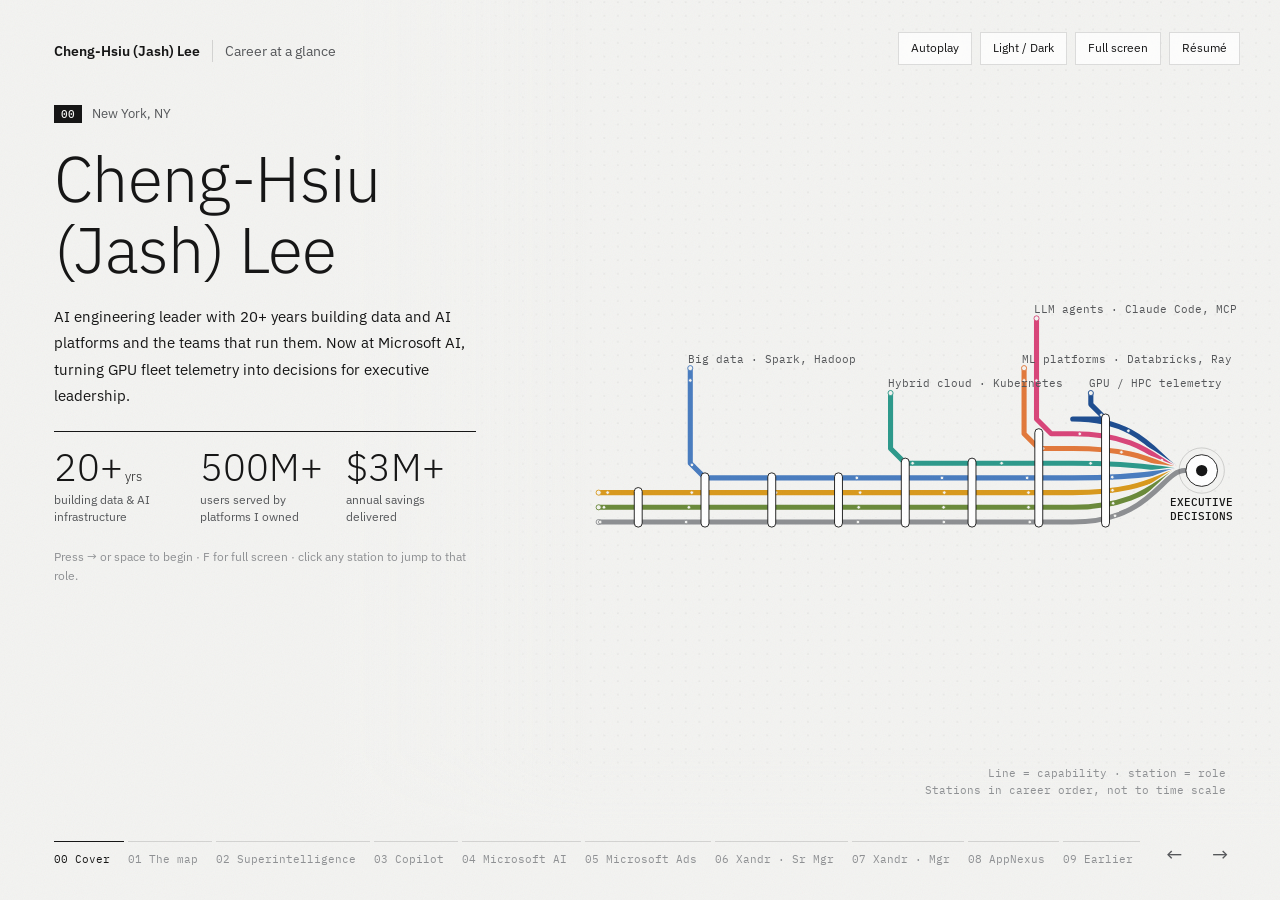
<file: infographic.html>
<!DOCTYPE html>
<html lang="en">
<head>
<meta charset="utf-8">
<meta name="viewport" content="width=device-width, initial-scale=1, viewport-fit=cover">
<title>Cheng-Hsiu (Jash) Lee | Career at a Glance</title>
<meta name="description" content="Interactive career overview of Cheng-Hsiu (Jash) Lee, AI engineering leader at Microsoft AI.">
<link rel="icon" type="image/png" href="favicon.png">
<link rel="preconnect" href="https://fonts.googleapis.com">
<link rel="preconnect" href="https://fonts.gstatic.com" crossorigin>
<link href="https://fonts.googleapis.com/css2?family=IBM+Plex+Mono:wght@300;400;500&family=IBM+Plex+Sans:wght@300;400;500;600&display=swap" rel="stylesheet">
<!--
  Composition: Big Object. The career is drawn as a data-pipeline map read left
  to right. Each colored line is a capability, joining the bundle at the role
  where the résumé first shows it. Stations are roles. Every line flows into
  the terminal node: executive decisions, which is what the current role
  produces. Particles are events moving through the pipeline.
-->
<style>
  :root {
    --sans: "IBM Plex Sans", system-ui, -apple-system, "Segoe UI", sans-serif;
    --mono: "IBM Plex Mono", ui-monospace, monospace;
    --bg: #F3F3F1; --ink: #161616; --ink2: #55575A; --ink3: #8E9093;
    --rule: rgba(22,22,22,.14); --dots: rgba(22,22,22,.16); --btn: rgba(255,255,255,.72);
    --station: #FFFFFF;
    --l-code: #8E9093; --l-infra: #6B8B3B; --l-auto: #D99A1E; --l-data: #4A7DC0;
    --l-k8s: #2E9A8C; --l-llm: #D9467A; --l-ml: #E2793C; --l-gpu: #1F4E91;
    --bar: #A9B9C9; --barHi: #1F4E91; --grainOp: .05;
  }
  :root[data-theme="dark"] {
    --bg: #141516; --ink: #EDEDED; --ink2: #B4B6B9; --ink3: #7D8084;
    --rule: rgba(237,237,237,.14); --dots: rgba(237,237,237,.12); --btn: rgba(30,32,34,.72);
    --station: #1E2022;
    --l-code: #8C8F93; --l-infra: #8DB05F; --l-auto: #F2B93B; --l-data: #6E9BDA;
    --l-k8s: #4DB8AA; --l-llm: #F0709C; --l-ml: #F0935C; --l-gpu: #8CB8F0;
    --bar: #3F5268; --barHi: #8CB8F0; --grainOp: .03;
  }

  * { margin: 0; padding: 0; box-sizing: border-box; }
  html, body { height: 100%; }
  body { background: var(--bg); color: var(--ink); font: 400 15px/1.6 var(--sans); overflow: hidden; transition: background .4s, color .4s; }
  button { font: inherit; color: inherit; }
  a { color: inherit; }
  :focus-visible { outline: 1.5px solid var(--ink); outline-offset: 3px; }

  /* stage */
  .stage { position: fixed; inset: 0; }
  .stage svg { width: 100%; height: 100%; display: block; }
  #world { transition: transform 1.1s cubic-bezier(.65,0,.25,1); transform-origin: 0 0; }
  .fade { position: fixed; inset: 0; pointer-events: none;
    background:
      linear-gradient(0deg, var(--bg) 0, var(--bg) 70px, transparent 150px),
      linear-gradient(90deg, var(--bg) 0, var(--bg) 26%, color-mix(in srgb, var(--bg) 70%, transparent) 36%, transparent 46%); }
  .grain { position: fixed; inset: 0; pointer-events: none; opacity: var(--grainOp); mix-blend-mode: multiply; }

  .line { transition: opacity .6s; }
  .line path { fill: none; stroke-linecap: round; stroke-linejoin: round; }
  .line .halo { stroke: var(--bg); stroke-width: 14; transition: stroke .4s; }
  .line .core { stroke-width: 9; }
  .line circle { fill: var(--bg); stroke-width: 1.5; }
  .line.future { opacity: .12; }
  .line.past { opacity: .55; }
  .station rect { fill: var(--station); stroke: var(--ink); stroke-width: 1.6; transition: fill .4s; }
  .station { cursor: pointer; }
  .station:hover rect, .station.on rect { fill: var(--ink); }
  .terminal .ring { fill: var(--station); stroke: var(--ink); stroke-width: 1.6; }
  .terminal .pulse { fill: none; stroke: var(--ink); stroke-width: 1; opacity: 0; }
  .terminal .core { fill: var(--ink); }
  .k { font-family: var(--mono); fill: var(--ink3); transition: fill .4s, opacity .4s; }
  .k.strong { fill: var(--ink); font-weight: 500; }
  .k.ln { fill: var(--ink2); }
  .leader { stroke: var(--ink3); stroke-width: .8; transition: opacity .4s; }
  .hide-stations .st-label { opacity: 0; }
  .dimmed .st-label:not(.strong) { opacity: .35; }

  /* chrome */
  .brand { position: fixed; top: 40px; left: 54px; font-size: 14px; display: flex; gap: 12px; align-items: center; z-index: 3; }
  .brand b { font-weight: 600; }
  .brand span { color: var(--ink2); padding-left: 12px; border-left: 1px solid var(--rule); }
  .tools { position: fixed; top: 32px; right: 40px; display: flex; gap: 8px; z-index: 3; }
  .tools button, .tools a {
    font-size: 12px; padding: 7px 12px; background: var(--btn); border: 1px solid var(--rule);
    cursor: pointer; text-decoration: none; backdrop-filter: blur(6px); line-height: 1.4;
  }
  .tools button:hover, .tools a:hover { border-color: var(--ink3); }
  .tools button[aria-pressed="true"] { background: var(--ink); color: var(--bg); border-color: var(--ink); }

  /* chapter panel */
  .panel { position: fixed; left: 54px; top: 104px; bottom: 110px; width: 430px; overflow-y: auto; z-index: 2; scrollbar-width: thin; padding-right: 8px; }
  article { animation: rise .6s cubic-bezier(.2,.7,.2,1) both; }
  article[hidden] { display: none; }
  @keyframes rise { from { opacity: 0; transform: translateY(10px); } to { opacity: 1; transform: none; } }
  .kicker { display: flex; align-items: center; gap: 10px; font-size: 13px; color: var(--ink2); }
  .idx { font: 500 11px var(--mono); background: var(--ink); color: var(--bg); padding: 2px 7px; }
  h1, h2 { font-weight: 300; letter-spacing: -.01em; line-height: 1.12; margin: 18px 0 18px; }
  h1 { font-size: 64px; }
  h2 { font-size: 44px; }
  .role-meta { font: 400 12px var(--mono); color: var(--ink3); margin: -8px 0 14px; }
  .lead { font-size: 15px; color: var(--ink); line-height: 1.75; }
  .figs { display: grid; grid-template-columns: repeat(3, 1fr); gap: 16px; border-top: 1.5px solid var(--ink); margin-top: 22px; padding-top: 14px; }
  .fig .n { font-weight: 300; font-size: 38px; line-height: 1.1; white-space: nowrap; }
  .fig .n small { font-size: 13px; margin-left: 2px; }
  .fig .l { font-size: 11.5px; color: var(--ink2); line-height: 1.45; margin-top: 4px; }
  .cmp { margin-top: 18px; }
  .cmp-title, .chips-title { font: 500 11px var(--mono); color: var(--ink3); letter-spacing: .04em; text-transform: uppercase; margin-bottom: 6px; }
  .cmp-row { display: grid; grid-template-columns: 52px 1fr; align-items: center; gap: 10px; font-size: 12px; color: var(--ink2); margin-bottom: 5px; }
  .cmp-row .rail { position: relative; height: 16px; }
  .cmp-row .fill { position: absolute; left: 0; top: 2px; height: 12px; background: var(--bar); width: 0; transition: width .9s cubic-bezier(.2,.7,.2,1) .3s; }
  .cmp-row.hi .fill { background: var(--barHi); }
  .cmp-row .val { position: absolute; top: -1px; font: 400 12px var(--mono); color: var(--ink); white-space: nowrap; padding-left: 8px; transition: left .9s cubic-bezier(.2,.7,.2,1) .3s; }
  .chips { margin-top: 18px; }
  .chip { display: flex; align-items: center; gap: 10px; font-size: 13px; color: var(--ink2); padding: 3px 0; }
  .chip i { width: 22px; height: 5px; border-radius: 3px; flex: none; }
  .points { list-style: none; margin-top: 20px; }
  .points li { padding: 10px 0; border-top: 1px solid var(--rule); font-size: 13.5px; color: var(--ink2); line-height: 1.6; }
  .points li b { display: block; color: var(--ink); font-weight: 600; font-size: 14px; }
  .hint { margin-top: 22px; font-size: 12px; color: var(--ink3); }

  /* chapter nav */
  .chapters { position: fixed; left: 54px; right: 140px; bottom: 34px; display: flex; gap: 4px; z-index: 3; overflow-x: auto; scrollbar-width: none; }
  .chapters button { flex: 1 0 auto; text-align: left; background: none; border: 0; border-top: 1.5px solid var(--rule); padding: 10px 14px 0 0; font: 400 11px var(--mono); color: var(--ink3); cursor: pointer; white-space: nowrap; transition: color .3s, border-color .3s; }
  .chapters button:hover { color: var(--ink2); }
  .chapters button[aria-current="step"] { color: var(--ink); border-top-color: var(--ink); }
  .arrows { position: fixed; right: 40px; bottom: 28px; display: flex; gap: 6px; z-index: 3; }
  .arrows button { width: 40px; height: 34px; background: none; border: 0; font-size: 20px; cursor: pointer; color: var(--ink2); }
  .arrows button:hover { color: var(--ink); }
  .mapnote { position: fixed; right: 54px; bottom: 100px; z-index: 1; font: 400 11px var(--mono); color: var(--ink3); text-align: right; line-height: 1.6; }

  @media (max-width: 900px) {
    body { overflow: auto; }
    .stage { position: relative; height: 46vh; }
    .fade { display: none; }
    .brand { position: absolute; top: 16px; left: 20px; }
    .brand span { display: none; }
    .tools { position: absolute; top: 10px; right: 12px; }
    .tools .opt { display: none; }
    .panel { position: static; width: auto; padding: 8px 20px 120px; overflow: visible; }
    h1 { font-size: 46px; } h2 { font-size: 34px; }
    .fig .n { font-size: 28px; }
    .chapters { position: fixed; left: 0; right: 92px; bottom: 0; padding: 0 12px 14px; background: var(--bg); }
    .arrows { right: 8px; bottom: 6px; }
    .mapnote { display: none; }
  }
  @media (prefers-reduced-motion: reduce) {
    #world, article, .cmp-row .fill, .cmp-row .val { transition: none; animation: none; }
  }
  @media print {
    body { overflow: visible; background: #fff; }
    .stage, .fade, .grain, .tools, .chapters, .arrows, .mapnote { display: none; }
    .panel { position: static; width: auto; overflow: visible; padding: 0 40px; }
    article[hidden] { display: block; }
    article { break-inside: avoid; margin-bottom: 28px; animation: none; }
    h1 { font-size: 40px; } h2 { font-size: 26px; margin: 8px 0; }
    .hint { display: none; }
  }
</style>
</head>
<body>

<div class="stage" aria-hidden="true">
  <svg id="svg" viewBox="0 0 1600 1000" preserveAspectRatio="xMidYMid slice">
    <defs>
      <pattern id="dots" width="24" height="24" patternUnits="userSpaceOnUse">
        <circle cx="12" cy="12" r="1" fill="var(--dots)"/>
      </pattern>
    </defs>
    <g id="world">
      <rect x="-1600" y="-1000" width="4800" height="3000" fill="url(#dots)"/>
    </g>
  </svg>
</div>
<div class="fade"></div>
<svg class="grain" aria-hidden="true" width="100%" height="100%">
  <filter id="g"><feTurbulence type="fractalNoise" baseFrequency=".9" numOctaves="2" stitchTiles="stitch"/></filter>
  <rect width="100%" height="100%" filter="url(#g)"/>
</svg>

<div class="brand"><b>Cheng-Hsiu (Jash) Lee</b><span>Career at a glance</span></div>
<div class="tools">
  <button type="button" id="play" aria-pressed="false">Autoplay</button>
  <button type="button" id="theme" class="opt">Light / Dark</button>
  <button type="button" id="full" class="opt">Full screen</button>
  <a href="index.html">Résumé</a>
</div>

<main class="panel" id="panel" aria-live="polite"></main>

<nav class="chapters" id="chapters" aria-label="Chapters"></nav>
<div class="arrows">
  <button type="button" id="prev" aria-label="Previous chapter">←</button>
  <button type="button" id="next" aria-label="Next chapter">→</button>
</div>
<div class="mapnote" aria-hidden="true">Line = capability · station = role<br>Stations in career order, not to time scale</div>

<script>
(function () {
  // ---------- content (all facts from the résumé) ----------
  var ROLES = [
    { id: 'early', label: 'EARLIER\n2002–15' },
    { id: 'apx',   label: 'APPNEXUS\n2015' },
    { id: 'xmgr',  label: 'XANDR\n2019' },
    { id: 'xsr',   label: 'XANDR SR\n2021' },
    { id: 'ads',   label: 'MSFT ADS\n2022' },
    { id: 'msai',  label: 'MSFT AI\n2023' },
    { id: 'cop',   label: 'COPILOT\n2025' },
    { id: 'si',    label: 'SUPERINTEL.\n2026–NOW' }
  ];
  // Lane 0 is the top. Each line joins at the role where the résumé first shows it;
  // lvl stacks tributary labels so they never collide.
  var LINES = [
    { id: 'gpu',   name: 'GPU / HPC telemetry',          at: 'si',    lane: 0, lvl: 0 },
    { id: 'llm',   name: 'LLM agents · Claude Code, MCP', at: 'cop',  lane: 1, lvl: 3, dx: 22 },
    { id: 'ml',    name: 'ML platforms · Databricks, Ray', at: 'cop', lane: 2, lvl: 1 },
    { id: 'k8s',   name: 'Hybrid cloud · Kubernetes',    at: 'ads',   lane: 3, lvl: 0 },
    { id: 'data',  name: 'Big data · Spark, Hadoop',     at: 'apx',   lane: 4, lvl: 1 },
    { id: 'auto',  name: 'Automation · Terraform, CI/CD', at: 'early', lane: 5 },
    { id: 'infra', name: 'Infrastructure · virtualization', at: 'early', lane: 6 },
    { id: 'code',  name: 'Code · Python, PHP → Go',      at: 'early', lane: 7 }
  ];

  var CH = [
    { nav: 'Cover', focus: null, stations: false,
      kicker: 'New York, NY', h1: 'Cheng-Hsiu<br>(Jash) Lee',
      lead: 'AI engineering leader with 20+ years building data and AI platforms and the teams that run them. Now at Microsoft AI, turning GPU fleet telemetry into decisions for executive leadership.',
      figs: [['20+', 'yrs', 'building data &amp; AI infrastructure'], ['500M+', '', 'users served by platforms I owned'], ['$3M+', '', 'annual savings delivered']],
      hint: 'Press → or space to begin · F for full screen · click any station to jump to that role.' },
    { nav: 'The map', focus: null,
      kicker: '2002 – present', h2: 'One career,<br>one growing stack',
      lead: 'Read the map left to right. Each colored line is a capability, joining at the role where I first owned it. Stations are roles. Every line flows into the work I do now: decisions for executive leadership.',
      figs: [['8', '', 'capabilities on the map'], ['8', '', 'roles, 3 companies since 2015'], ['20+', '', 'engineers led across US &amp; APAC']],
      allLines: true },
    { nav: 'Superintelligence', focus: 'si',
      kicker: 'Microsoft AI · Superintelligence', h2: 'GPU fleet analytics for executive decisions',
      meta: 'Member of Technical Staff · Mar 2026 – present',
      lead: 'Lead a team building internal tools and analytics products that help the Microsoft AI CEO and executive leadership make critical business decisions.',
      figs: [['GPU/HPC', '', 'supercomputing fleet telemetry'], ['3', '', 'core metrics standardized: MFU, goodput, capacity readiness'], ['CEO', '', 'and exec leadership as primary audience']],
      points: [['Telemetry to decisions', 'Pipelines from GPU clusters, schedulers and capacity trackers into the data warehouse.'], ['Self-service visibility', 'Dashboards and APIs for Infra, Research, Strategy and Executives.']] },
    { nav: 'Copilot', focus: 'cop',
      kicker: 'Microsoft AI · Copilot', h2: 'Data platform for 500M+ users',
      meta: 'Member of Technical Staff · Mar 2025 – Mar 2026',
      lead: 'Owned technical strategy for the Big Data / AI / ML platforms behind Copilot, processing billions of events per day.',
      figs: [['500M+', '', 'users served'], ['99.99', '%', 'SLA maintained'], ['10', '×', 'productivity from agentic workflows']],
      points: [['0 → 1 → 100', 'Built the squad and scaled it across SRE, Infrastructure, DevOps, GenAI, Data Labeling and Post Training.']] },
    { nav: 'Microsoft AI', focus: 'msai',
      kicker: 'Microsoft AI', h2: '6× infrastructure growth at 99.99% SLA',
      meta: 'Principal Software Engineering Manager · Jan 2023 – Mar 2025',
      lead: 'Led 20+ engineers across the US and APAC and aligned the technical roadmap with business objectives while daily data volume grew sixfold.',
      figs: [['6', '×', 'daily ingest growth'], ['$2M+', '', 'annual savings'], ['20+', '', 'engineers, US &amp; APAC']],
      cmp: { title: 'Daily ingest', rows: [['Before', 50, '50 TB'], ['After', 300, '300+ TB']] },
      points: [['Savings', 'Strategic automation and vendor optimization.']] },
    { nav: 'Microsoft Ads', focus: 'ads',
      kicker: 'Microsoft Ads', h2: 'Hybrid-cloud move: lower cost, triple scale',
      meta: 'Sr. Manager, Technology · Jun 2022 – Jan 2023',
      lead: 'Orchestrated a hybrid-cloud transformation with Terraform and Kubernetes, and directed distributed teams providing 24/7 service delivery.',
      figs: [['−45', '%', 'infrastructure cost'], ['3', '×', 'scalability'], ['10B+', '', 'ad requests per day']] },
    { nav: 'Xandr · Sr Mgr', focus: 'xsr',
      kicker: 'Xandr', h2: 'Scaling to 1M+ queries per second',
      meta: 'Sr. Manager, Technical Operations (Big Data) · Dec 2021 – Jun 2022',
      lead: 'Drove infrastructure scaling and established an incident-response framework with strong SRE practices.',
      figs: [['1M+', '', 'queries per second'], ['99.95', '%', 'uptime'], ['$1M+', '', 'savings delivered']],
      points: [['Reliability', '99.9% SLA compliance through the new incident-response framework.']] },
    { nav: 'Xandr · Mgr', focus: 'xmgr',
      kicker: 'Xandr', h2: 'Built the team, cut deploys to minutes',
      meta: 'Manager, Technical Operations (Big Data) · Apr 2019 – Dec 2021',
      lead: 'Grew the team from 3 to 10 engineers and rebuilt the deployment process with CI/CD automation.',
      figs: [['3→10', '', 'engineers on the team'], ['−80', '%', 'mean time to recovery'], ['15+', '', 'engineers mentored']],
      cmp: { title: 'Deployment time', rows: [['Before', 240, '4 hours'], ['After', 15, '15 min']] } },
    { nav: 'AppNexus', focus: 'apx',
      kicker: 'AppNexus', h2: '50B+ requests a day, under 10 ms',
      meta: 'Senior Systems Engineer (Big Data) · Dec 2015 – Apr 2019',
      lead: 'Owned the distributed compute platform (Spark, Hadoop) behind the ad exchange.',
      figs: [['50B+', '', 'requests per day'], ['&lt;10', 'ms', 'latency'], ['50+', '', 'hiring interviews led']],
      points: [['Mentorship', 'Mentored 8 engineers and set engineering best practices.']] },
    { nav: 'Earlier', focus: 'early',
      kicker: '2002 – 2015', h2: 'The foundation',
      lead: 'Thirteen years across reliability engineering, MIS and research infrastructure, plus military service.',
      figs: [['13', 'yrs', 'before AppNexus'], ['$500K+', '', 'saved at Nielsen (LVS)'], ['7', '', 'data centers run at eXelate']],
      points: [['Nielsen · SRE · 2015', 'Terraform deployments (95% less manual effort); Python → Go migration (60% faster).'], ['NYU · 2013–2015', 'Private cloud, NSF-funded Vlab virtual-lab platform, unikernel research.'], ['CEM Co. · 2002–2012', 'Senior MIS engineer: web systems and virtualization. R.O.C. Army second lieutenant, 2010–2011.']] },
    { nav: 'Skills', focus: null, stations: false,
      kicker: 'Toolbox', h2: 'Core skills',
      points: [['AI / LLMs', 'GPT-5, Claude, LLaMA, RAG, fine-tuning, LoRA, MCP, agentic workflows, Stable Diffusion'], ['Big data', 'Spark, Databricks, Kafka, Flink, Airflow, Dagster, Ray, Iceberg, Presto, Hive'], ['Platform', 'Azure, AWS, Kubernetes, Docker, Helm, Terraform, Bicep, Ansible'], ['Data stores', 'PostgreSQL, MySQL, MongoDB, Redis, Elasticsearch, Cassandra, HBase'], ['Delivery &amp; code', 'GitHub Actions, Azure DevOps, Jenkins, Spinnaker · Python, Go, TypeScript, Bash']] },
    { nav: 'Contact', focus: null, stations: false,
      kicker: 'Get in touch', h2: 'Let’s talk',
      points: [['Email', '<a href="mailto:s905060@gmail.com">s905060@gmail.com</a> · 917-971-9551 · New York, NY'], ['Elsewhere', '<a href="https://www.linkedin.com/in/jash-lee-8b174264/" target="_blank" rel="noopener">LinkedIn</a> · <a href="https://github.com/s905060" target="_blank" rel="noopener">GitHub</a> · <a href="https://s905060.gitbooks.io/site-reliability-engineer-handbook" target="_blank" rel="noopener">SRE Handbook</a> · <a href="index.html">Full résumé</a>'], ['Education', 'M.S., Computer Science, New York University'], ['Side project', 'Founder, Scientific Gambling App (2024–present): an AI-powered decision-making app on <a href="https://www.amazon.com/gp/product/B0DRM5W3SB" target="_blank" rel="noopener">Amazon</a> and <a href="https://play.google.com/store/apps/details?id=com.s905060.ScientificGambling" target="_blank" rel="noopener">Google Play</a>.']] }
  ];

  // ---------- map geometry ----------
  // Stations are evenly spaced in career order (not to time scale) so every role gets room.
  var NS = 'http://www.w3.org/2000/svg';
  var CY = 0, LANE = 26, G = 118, XT = 7 * G + 170;
  function mon(ym) { var p = ym.split('-'); return +p[0] * 12 + (+p[1] - 1); }
  function laneY(l) { return CY + (l - 3.5) * LANE; }
  function el(tag, attrs, parent) { var n = document.createElementNS(NS, tag); for (var k in attrs) n.setAttribute(k, attrs[k]); if (parent) parent.appendChild(n); return n; }
  var roleById = {};
  ROLES.forEach(function (r, i) { r.i = i; r.x = i * G; roleById[r.id] = r; });

  var world = document.getElementById('world');
  var gLines = el('g', {}, world);
  var gStations = el('g', {}, world);
  var gLabels = el('g', {}, world);
  var scaled = [];   // text kept at a constant on-screen size: [node, px]
  function text(parent, x, y, str, cls, px, anchor) {
    var t = el('text', { x: x, y: y, 'class': 'k ' + (cls || ''), 'text-anchor': anchor || 'start' }, parent);
    var parts = str.split('\n');
    parts.forEach(function (s, j) {
      var sp = el('tspan', { x: x, dy: j ? '1.35em' : 0 }, t); sp.textContent = s;
    });
    scaled.push([t, px || 11]); return t;
  }

  // Lines: founding lines start at the left; later ones drop in from above as tributaries.
  // Newer lines take higher lanes, so a tributary never crosses an existing line.
  var D = 26;
  LINES.forEach(function (L) {
    var y = laneY(L.lane), r = roleById[L.at], xs = r.x + (L.dx || 0), d;
    if (L.at === 'early') {
      d = 'M-70 ' + y + ' H' + (6 * G + 60);
      L.labelPos = null; // founding lines are named in the side panel
    } else {
      var top = laneY(0) - 46 - L.lvl * 44;
      d = 'M' + (xs - D) + ' ' + top + ' V' + (y - D) + ' L' + xs + ' ' + y + ' H' + (6 * G + 60);
      L.labelPos = [xs - D - 4, top - 10, 'start'];
    }
    d += ' C' + (7 * G + 80) + ' ' + y + ' ' + (XT - 70) + ' ' + CY + ' ' + (XT - 30) + ' ' + CY;
    var g = el('g', { 'class': 'line', 'data-id': L.id }, gLines);
    el('path', { 'class': 'halo', d: d }, g);
    L.path = el('path', { 'class': 'core', d: d, stroke: 'var(--l-' + L.id + ')' }, g);
    var s0 = L.path.getPointAtLength(0);
    el('circle', { cx: s0.x, cy: s0.y, r: 4.5, stroke: 'var(--l-' + L.id + ')' }, g);
    L.g = g;
    L.len = L.path.getTotalLength();
    L.label = L.labelPos ? text(gLabels, L.labelPos[0], L.labelPos[1], L.name, 'ln', 11, L.labelPos[2]) : el('g', {}, gLabels);
  });

  // Stations: a capsule across the lines that exist at that role; labels in one row below.
  ROLES.forEach(function (r) {
    var lanes = LINES.filter(function (L) { return roleById[L.at].i <= r.i; }).map(function (L) { return L.lane; });
    var y1 = laneY(Math.min.apply(null, lanes)) - 9, y2 = laneY(Math.max.apply(null, lanes)) + 9;
    var g = el('g', { 'class': 'station', 'data-id': r.id }, gStations);
    el('rect', { x: r.x - 7, y: y1, width: 14, height: y2 - y1, rx: 7 }, g);
    r.node = g;
    r.leader = el('line', { 'class': 'leader st-label', x1: r.x, y1: y2, x2: r.x, y2: laneY(7) + 44 }, gLabels);
    r.label = text(gLabels, r.x, laneY(7) + 62, r.label, 'st-label', 11, 'middle');
  });

  // Terminal: executive decisions
  var term = el('g', { 'class': 'terminal' }, gStations);
  var pulse = el('circle', { 'class': 'pulse', cx: XT, cy: CY, r: 28 }, term);
  el('circle', { 'class': 'ring', cx: XT, cy: CY, r: 28 }, term);
  el('circle', { 'class': 'core', cx: XT, cy: CY, r: 10 }, term);
  text(gLabels, XT, CY + 62, 'EXECUTIVE\nDECISIONS', 'strong', 11, 'middle');

  // Particles: events moving through each line toward the terminal
  var reduce = window.matchMedia('(prefers-reduced-motion: reduce)').matches;
  var parts = [];
  LINES.forEach(function (L, i) {
    var n = Math.max(2, Math.round(L.len / 160));
    for (var k = 0; k < n; k++) {
      parts.push({ L: L, o: (k / n + i * 0.137) % 1, c: el('circle', { r: 3.2, fill: 'var(--bg)', stroke: 'var(--l-' + L.id + ')', 'stroke-width': 1.3 }, L.g) });
    }
  });
  var SPEED = 45; // units per second
  function tick(ts) {
    parts.forEach(function (p) {
      var f = (p.o + ts / 1000 * SPEED / p.L.len) % 1;
      var pt = p.L.path.getPointAtLength(f * p.L.len);
      p.c.setAttribute('cx', pt.x); p.c.setAttribute('cy', pt.y);
    });
    var ph = (ts / 2400) % 1;
    pulse.setAttribute('r', 28 + ph * 28); pulse.style.opacity = (1 - ph) * .5;
    if (!reduce) requestAnimationFrame(tick);
  }
  requestAnimationFrame(tick);

  // ---------- camera ----------
  // Fits a world-space box into the free screen area right of the text panel.
  var svg = document.getElementById('svg');
  function toSvg(px, py) { var p = svg.createSVGPoint(); p.x = px; p.y = py; return p.matrixTransform(svg.getScreenCTM().inverse()); }
  function camera(id) {
    var W = window.innerWidth, H = window.innerHeight, mobile = W <= 900;
    var rect = svg.getBoundingClientRect();
    var area = mobile ? { l: 16, r: rect.width - 16, t: 40, b: rect.height - 16 } : { l: Math.max(560, W * 0.45), r: W - 50, t: 100, b: H - 120 };
    var box;
    if (id) {
      var r = roleById[id], a = r.i === 0 ? -110 : r.x - G * 0.9, b = r.i === ROLES.length - 1 ? XT + 70 : r.x + G * 1.6;
      box = { x0: a, x1: b, y0: laneY(0) - 46 - 3 * 44 - 30, y1: laneY(7) + 100 };
    } else {
      box = { x0: -110, x1: XT + 50, y0: laneY(0) - 46 - 3 * 44 - 30, y1: laneY(7) + 100 };
    }
    var p0 = toSvg(rect.left + area.l, rect.top + area.t), p1 = toSvg(rect.left + area.r, rect.top + area.b);
    var k = Math.min((p1.x - p0.x) / (box.x1 - box.x0), (p1.y - p0.y) / (box.y1 - box.y0), 2.2);
    var cx = (box.x0 + box.x1) / 2, cy = (box.y0 + box.y1) / 2;
    var fx = (p0.x + p1.x) / 2, fy = (p0.y + p1.y) / 2;
    world.style.transform = 'translate(' + (fx - k * cx) + 'px,' + (fy - k * cy) + 'px) scale(' + k + ')';
    var s = Math.max(rect.width / 1600, rect.height / 1000) * k;
    scaled.forEach(function (e) { e[0].style.fontSize = (e[1] / s) + 'px'; });
  }

  // ---------- chapters ----------
  var panel = document.getElementById('panel'), nav = document.getElementById('chapters');
  function pad(n) { return (n < 10 ? '0' : '') + n; }
  CH.forEach(function (c, i) {
    var a = document.createElement('article');
    a.hidden = true;
    var html = '<div class="kicker"><span class="idx">' + pad(i) + '</span>' + c.kicker + '</div>';
    html += c.h1 ? '<h1>' + c.h1 + '</h1>' : '<h2>' + c.h2 + '</h2>';
    if (c.meta) html += '<div class="role-meta">' + c.meta + '</div>';
    if (c.lead) html += '<p class="lead">' + c.lead + '</p>';
    if (c.figs) html += '<div class="figs">' + c.figs.map(function (f) {
      return '<div class="fig"><div class="n">' + f[0] + (f[1] ? '<small>' + f[1] + '</small>' : '') + '</div><div class="l">' + f[2] + '</div></div>';
    }).join('') + '</div>';
    if (c.cmp) {
      var max = Math.max.apply(null, c.cmp.rows.map(function (r) { return r[1]; }));
      html += '<div class="cmp"><div class="cmp-title">' + c.cmp.title + '</div>' + c.cmp.rows.map(function (r, j) {
        var w = (r[1] / max * 78).toFixed(2);
        return '<div class="cmp-row' + (j ? ' hi' : '') + '"><span>' + r[0] + '</span><div class="rail"><div class="fill" data-w="' + w + '"></div><span class="val" data-w="' + w + '" style="left:0">' + r[2] + '</span></div></div>';
      }).join('') + '</div>';
    }
    var added = c.focus ? LINES.filter(function (L) { return L.at === c.focus; }) : (c.allLines ? LINES.slice().reverse() : []);
    if (added.length) {
      html += '<div class="chips"><div class="chips-title">' + (c.focus ? 'Added to the stack here' : 'Capabilities on the map') + '</div>' +
        added.map(function (L) { return '<div class="chip"><i style="background:var(--l-' + L.id + ')"></i>' + L.name + '</div>'; }).join('') + '</div>';
    }
    if (c.points) html += '<ul class="points">' + c.points.map(function (p) { return '<li><b>' + p[0] + '</b>' + p[1] + '</li>'; }).join('') + '</ul>';
    if (c.hint) html += '<p class="hint">' + c.hint + '</p>';
    a.innerHTML = html;
    panel.appendChild(a);
    c.article = a;

    var b = document.createElement('button');
    b.type = 'button';
    b.textContent = pad(i) + ' ' + c.nav;
    b.addEventListener('click', function () { stop(); go(i); });
    nav.appendChild(b);
    c.btn = b;
  });

  var cur = -1;
  function go(i) {
    i = (i + CH.length) % CH.length;
    if (i === cur) return;
    if (cur >= 0) { CH[cur].article.hidden = true; CH[cur].btn.removeAttribute('aria-current'); }
    cur = i;
    var c = CH[i];
    c.article.hidden = false;
    c.btn.setAttribute('aria-current', 'step');
    c.btn.scrollIntoView({ block: 'nearest', inline: 'nearest' });
    panel.scrollTop = 0;
    var role = c.focus ? roleById[c.focus] : null;
    ROLES.forEach(function (r) {
      var on = r === role;
      r.node.classList.toggle('on', on);
      r.label.classList.toggle('strong', on);
    });
    LINES.forEach(function (L) {
      var future = role && roleById[L.at].i > role.i;
      var past = role && !future && L.at !== role.id;
      L.g.classList.toggle('future', !!future);
      L.g.classList.toggle('past', !!past);
      L.label.style.opacity = future ? .15 : (past ? .55 : 1);
      L.label.classList.toggle('strong', !!role && L.at === role.id);
    });
    gLabels.classList.toggle('hide-stations', c.stations === false);
    gLabels.classList.toggle('dimmed', !!role);
    camera(c.focus);
    requestAnimationFrame(function () {
      c.article.querySelectorAll('.fill').forEach(function (f) { f.style.width = '0'; });
      c.article.querySelectorAll('.val').forEach(function (v) { v.style.left = '0'; });
      requestAnimationFrame(function () {
        c.article.querySelectorAll('.fill').forEach(function (f) { f.style.width = f.dataset.w + '%'; });
        c.article.querySelectorAll('.val').forEach(function (v) { v.style.left = v.dataset.w + '%'; });
      });
    });
    if (history.replaceState) history.replaceState(null, '', '#' + pad(i));
  }

  ROLES.forEach(function (r) {
    r.node.addEventListener('click', function () {
      var i = CH.findIndex(function (c) { return c.focus === r.id; });
      if (i >= 0) { stop(); go(i); }
    });
  });

  // ---------- controls ----------
  var timer = null, playBtn = document.getElementById('play');
  function stop() { clearInterval(timer); timer = null; playBtn.setAttribute('aria-pressed', 'false'); playBtn.textContent = 'Autoplay'; }
  playBtn.addEventListener('click', function () {
    if (timer) return stop();
    playBtn.setAttribute('aria-pressed', 'true'); playBtn.textContent = 'Pause';
    timer = setInterval(function () { go(cur + 1); }, 6000);
  });
  document.getElementById('prev').addEventListener('click', function () { stop(); go(cur - 1); });
  document.getElementById('next').addEventListener('click', function () { stop(); go(cur + 1); });
  var root = document.documentElement;
  var saved = null; try { saved = localStorage.getItem('theme'); } catch (e) {}
  if (saved) root.dataset.theme = saved;
  document.getElementById('theme').addEventListener('click', function () {
    root.dataset.theme = root.dataset.theme === 'dark' ? 'light' : 'dark';
    try { localStorage.setItem('theme', root.dataset.theme); } catch (e) {}
  });
  function fullscreen() {
    if (document.fullscreenElement) document.exitFullscreen();
    else if (root.requestFullscreen) root.requestFullscreen();
  }
  document.getElementById('full').addEventListener('click', fullscreen);
  document.addEventListener('keydown', function (e) {
    if (e.target.closest('input, textarea')) return;
    if (e.key === 'ArrowRight' || e.key === 'ArrowDown' || e.key === ' ') { e.preventDefault(); stop(); go(cur + 1); }
    else if (e.key === 'ArrowLeft' || e.key === 'ArrowUp') { e.preventDefault(); stop(); go(cur - 1); }
    else if (e.key === 'f' || e.key === 'F') fullscreen();
    else if (e.key === 'Home') { stop(); go(0); }
  });
  window.addEventListener('resize', function () { camera(CH[cur].focus); });

  var start = parseInt((location.hash || '').slice(1), 10);
  go(isNaN(start) ? 0 : start);
})();
</script>
</body>
</html>
</file>
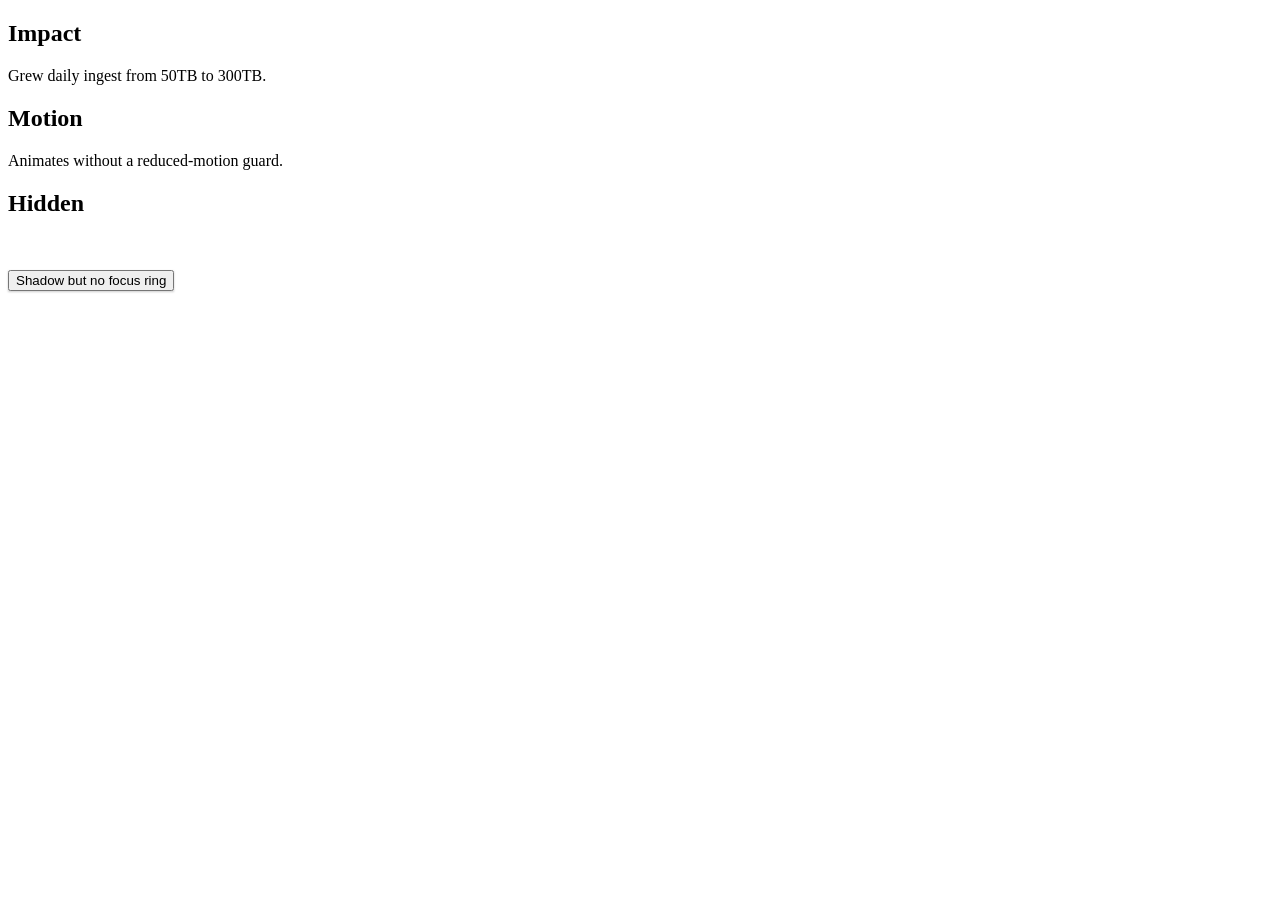
<file: scripts/fixtures/visual-fail.html>
<!DOCTYPE html>
<!-- Known-bad page for scripts/check-visual.mjs. It must fail; CI checks that. -->
<html lang="en">
<head>
  <meta charset="utf-8">
  <title>check-visual fixture</title>
  <style>
    @keyframes fade { from { opacity: 0; } to { opacity: 1; } }
    #motion { animation: fade 0.3s; }
    #hidden p { opacity: 0; }
    button { box-shadow: 0 1px 2px #0003; outline: none; }
  </style>
</head>
<body>
  <section id="impact">
    <h2>Impact</h2>
    <p>Grew daily ingest from 50TB to 300TB.</p>
  </section>
  <section id="motion">
    <h2>Motion</h2>
    <p>Animates without a reduced-motion guard.</p>
  </section>
  <section id="hidden">
    <h2>Hidden</h2>
    <p>Never revealed, even with reduced motion.</p>
    <button type="button">Shadow but no focus ring</button>
  </section>
</body>
</html>
</file>
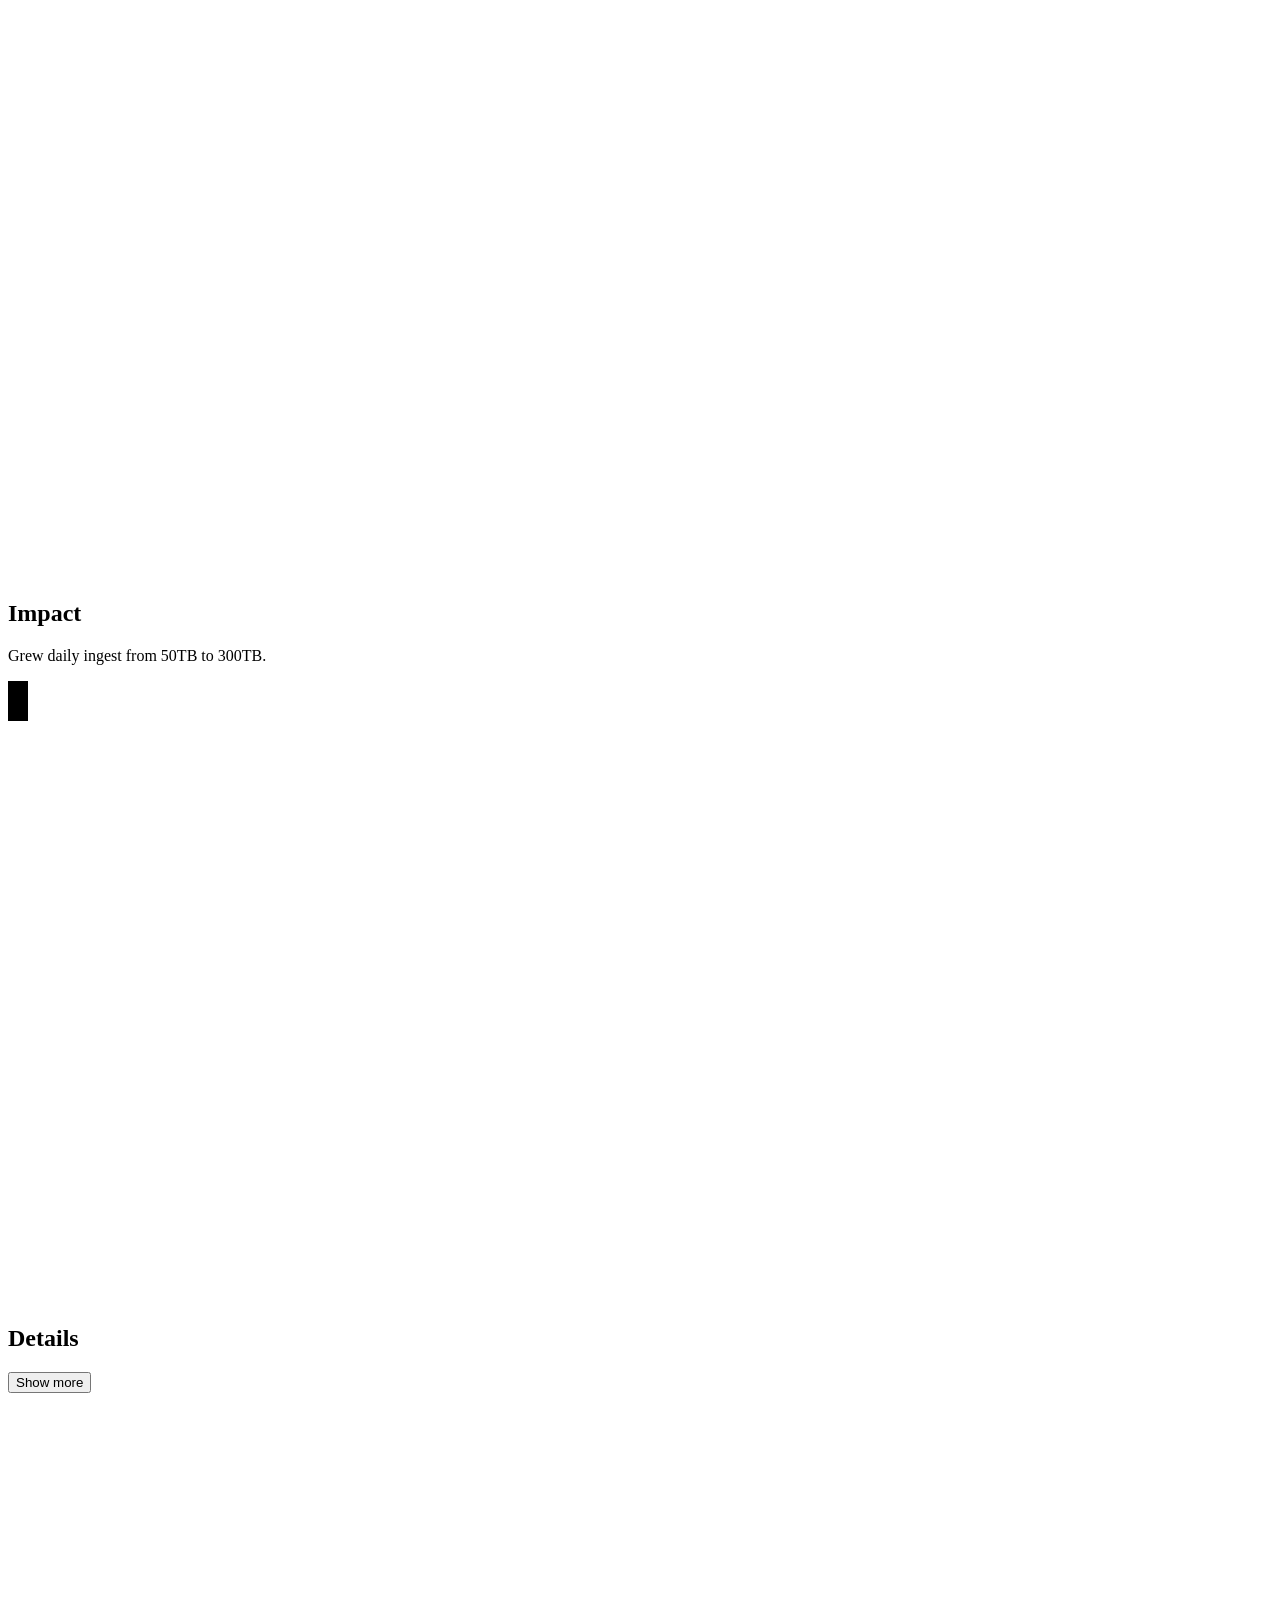
<file: scripts/fixtures/visual-pass.html>
<!DOCTYPE html>
<!-- Known-good page for scripts/check-visual.mjs. It must pass; CI checks that. -->
<html lang="en">
<head>
  <meta charset="utf-8">
  <title>check-visual fixture</title>
  <style>
    section { margin: 600px 0; }
    .reveal { opacity: 1; }
    button:focus-visible { outline: 2px solid #1a5fb4; }
    @media (prefers-reduced-motion: no-preference) {
      .reveal { opacity: 0; transform: translateY(12px); transition: opacity 0.3s, transform 0.3s; }
      .reveal.in { opacity: 1; transform: none; }
    }
  </style>
</head>
<body>
  <section id="impact" class="reveal">
    <h2>Impact</h2>
    <p>Grew daily ingest from 50TB to 300TB.</p>
    <svg width="120" height="40" role="img" aria-label="Ingest grew 6x">
      <rect width="20" height="40" y="0"></rect>
    </svg>
  </section>
  <section id="details" class="reveal">
    <h2>Details</h2>
    <button type="button" aria-expanded="false">Show more</button>
  </section>
  <script>
    const io = new IntersectionObserver((entries) => {
      for (const e of entries) if (e.isIntersecting) e.target.classList.add('in');
    });
    document.querySelectorAll('.reveal').forEach((el) => io.observe(el));
  </script>
</body>
</html>
</file>
